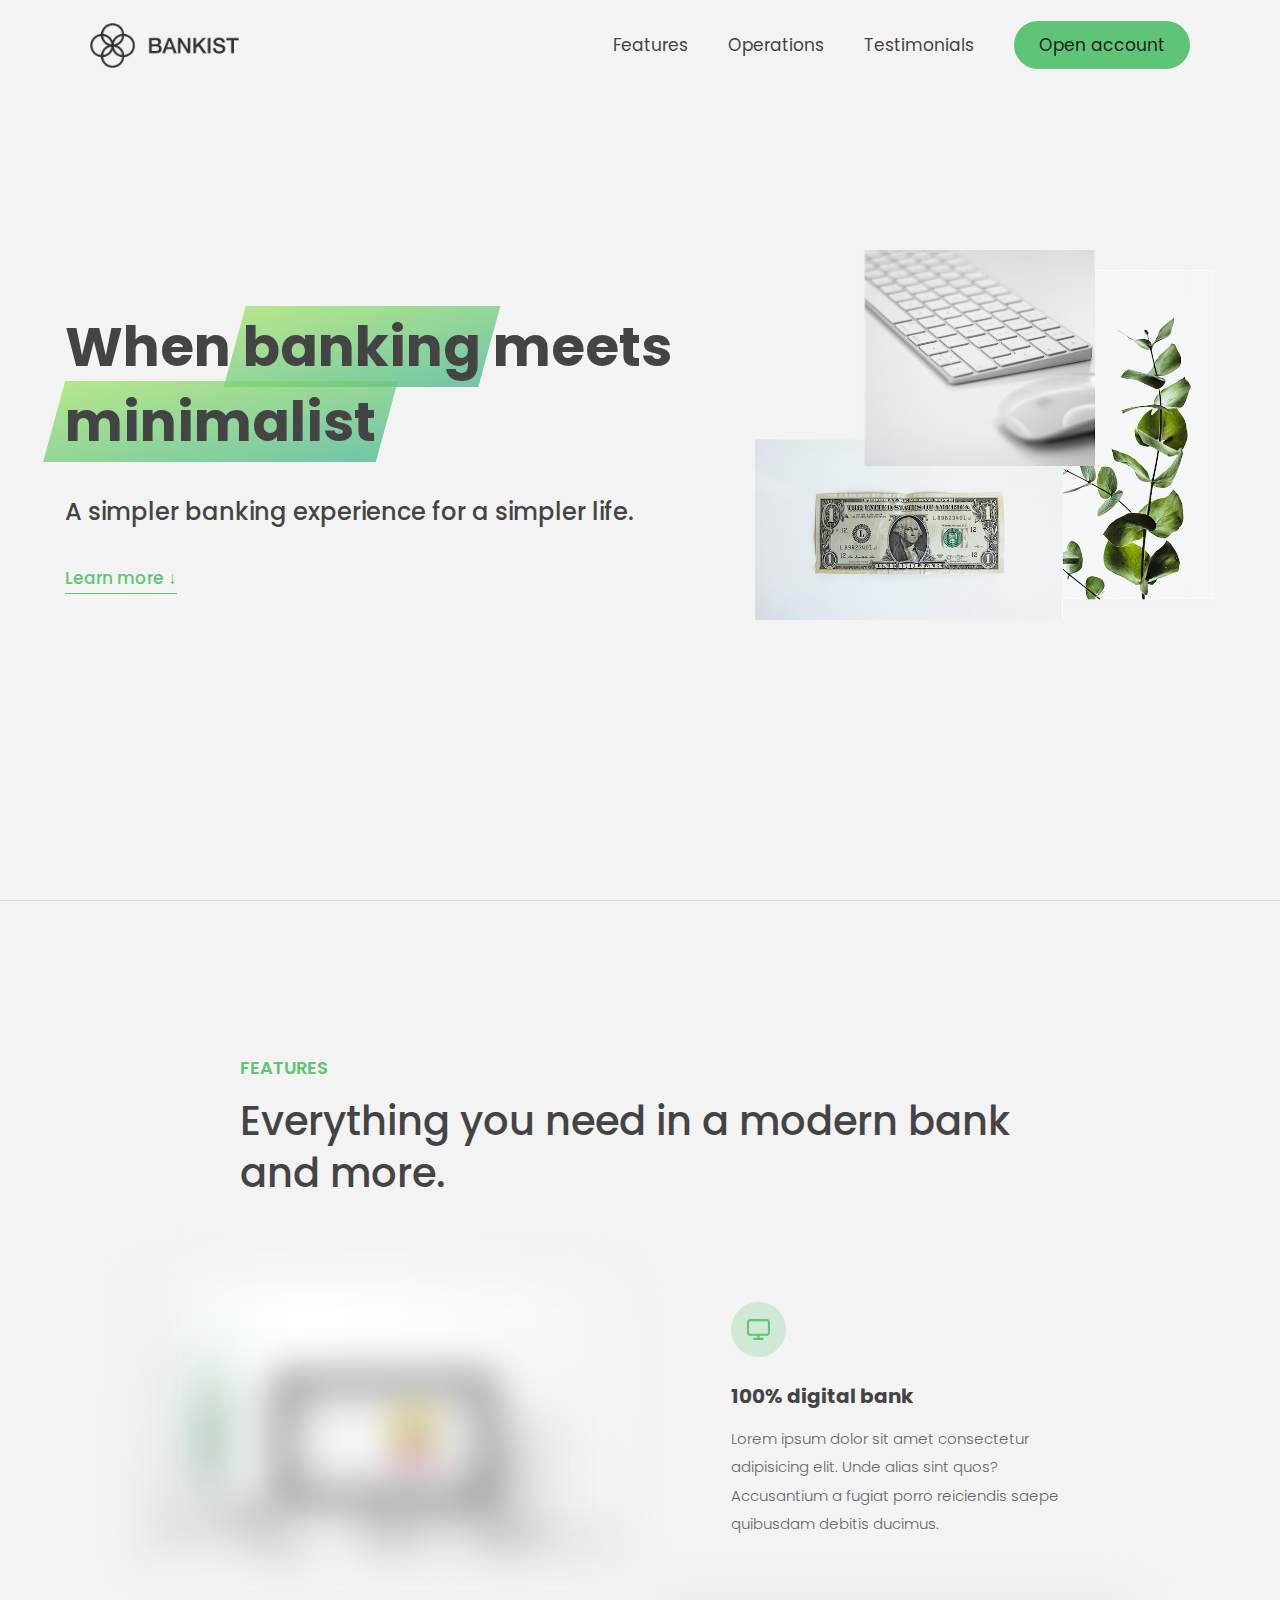
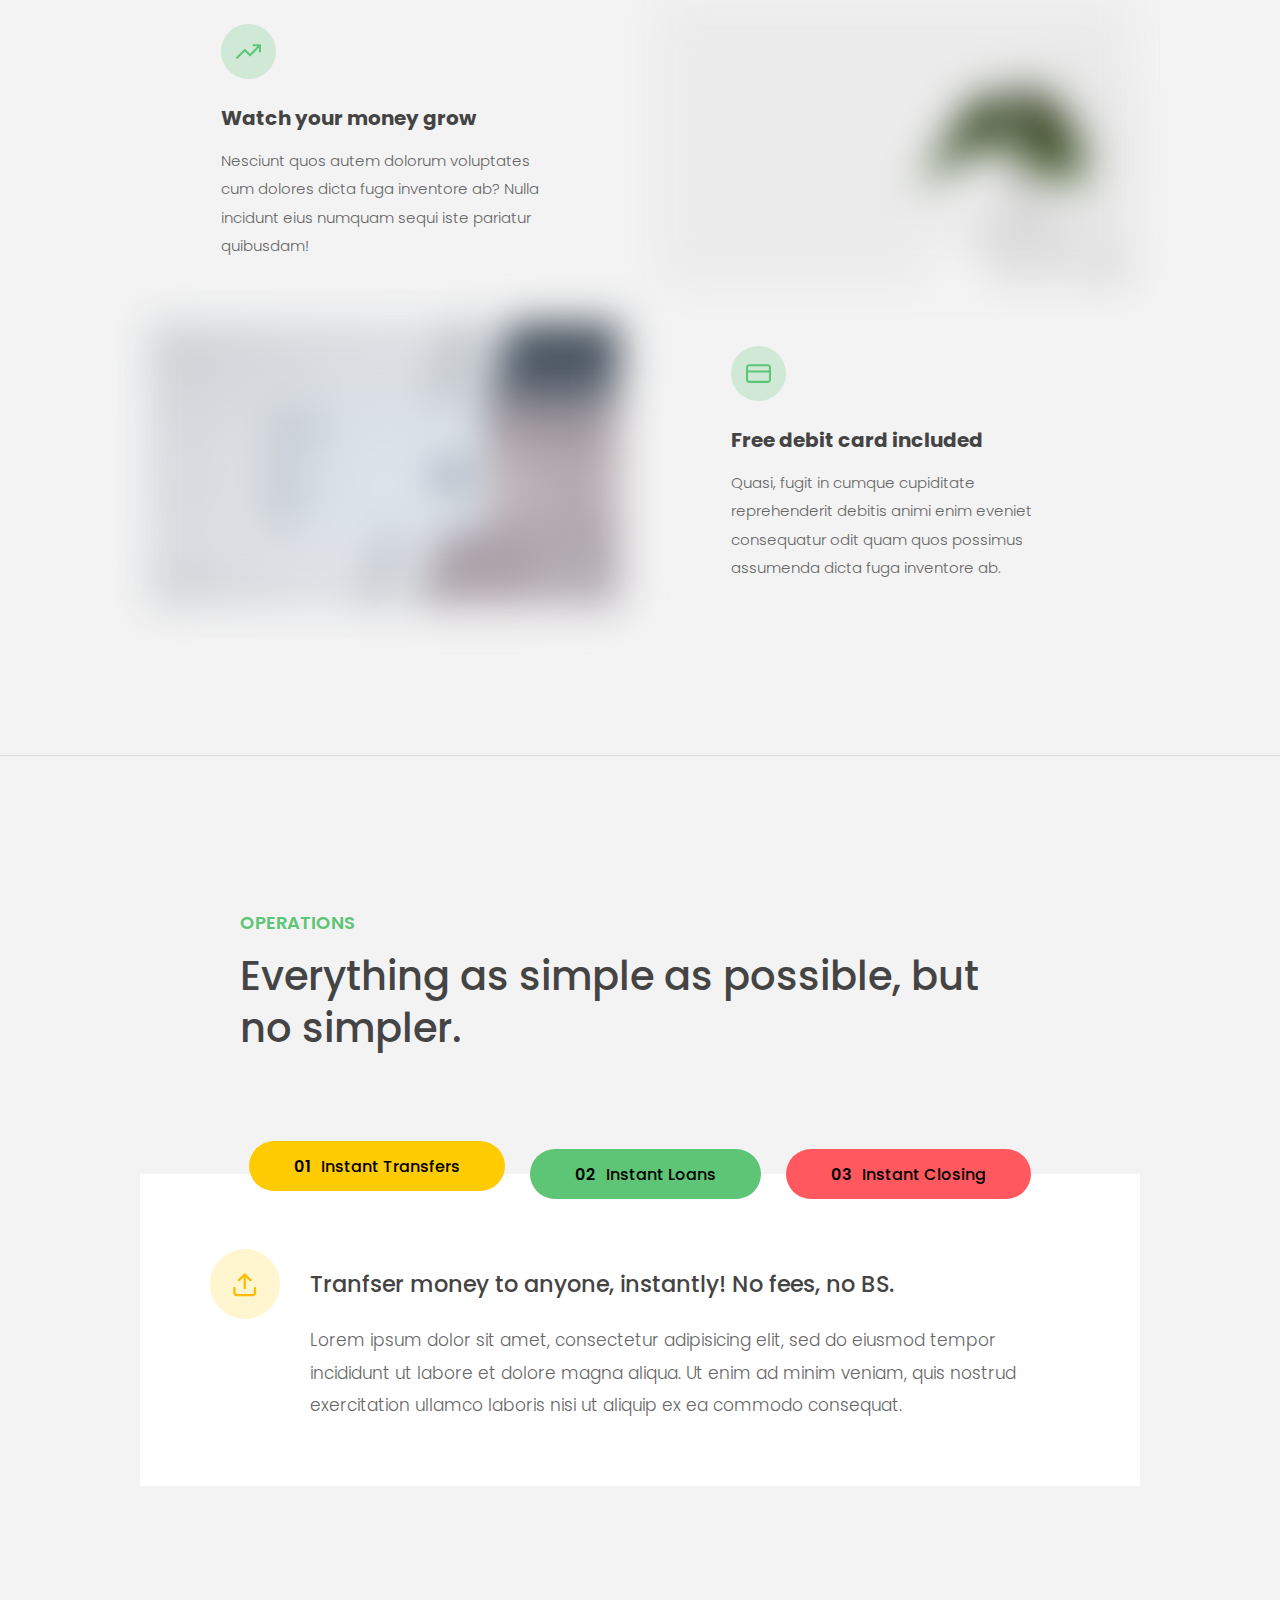
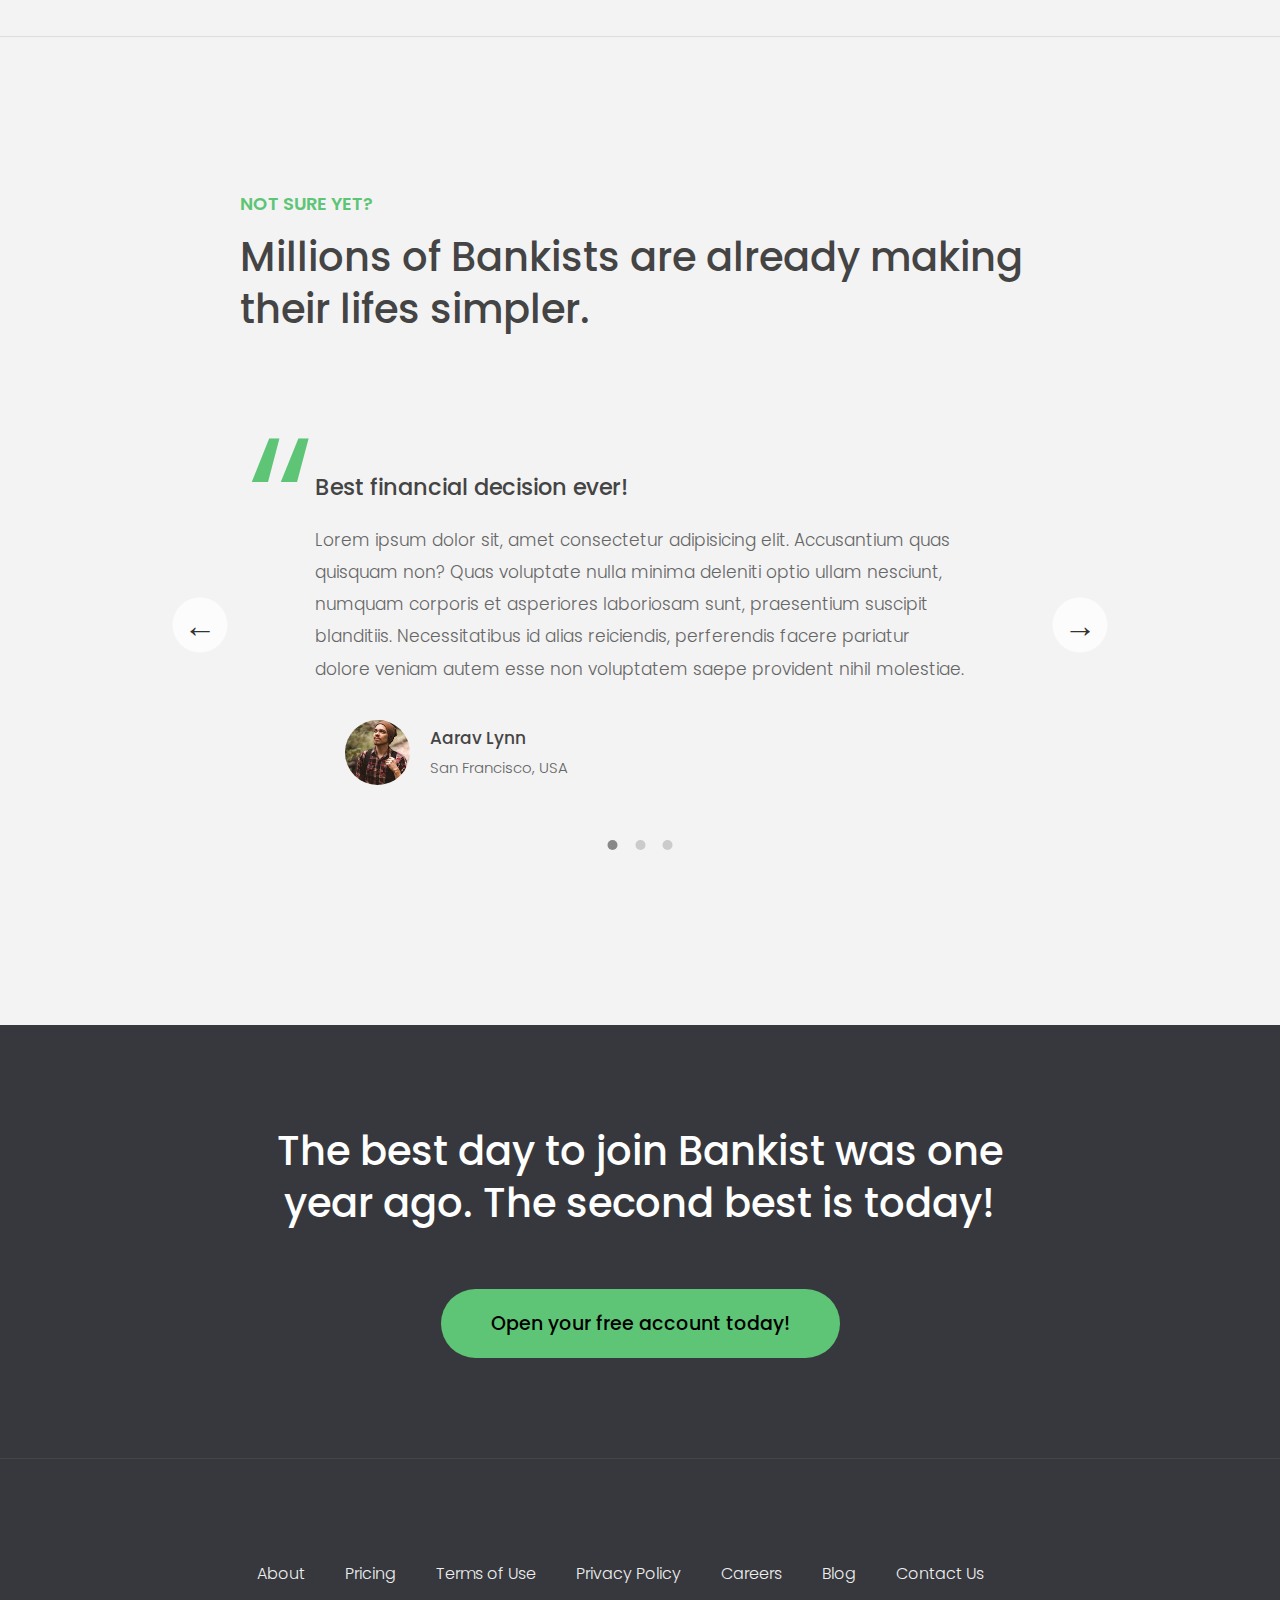
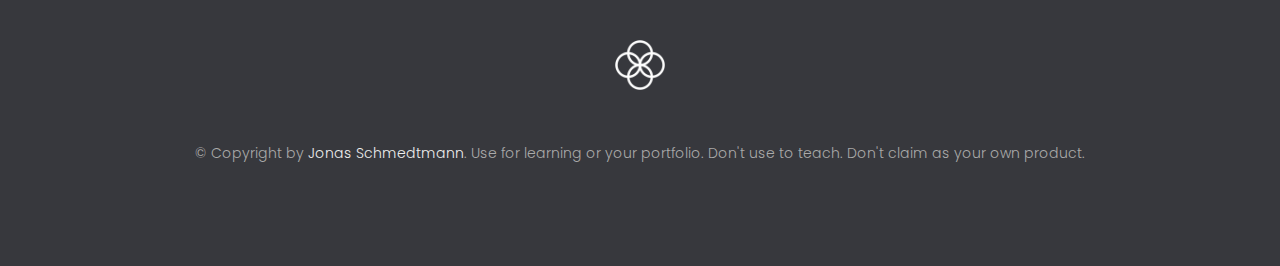
<file: index.html>
<!DOCTYPE html>
<html lang="en">
  <head>
    <meta charset="UTF-8" />
    <meta name="viewport" content="width=device-width, initial-scale=1.0" />
    <meta http-equiv="X-UA-Compatible" content="ie=edge" />
    <link rel="shortcut icon" type="image/png" href="img/icon.png" />

    <link
      href="https://fonts.googleapis.com/css?family=Poppins:300,400,500,600&display=swap"
      rel="stylesheet"
    />
    <link rel="stylesheet" href="style.css" />
    <title>Bankist | When Banking meets Minimalist</title>
    <!-- Атрибуты async и defer булевы атрибуты, которые контролируют как скрипт должен выполняться. Атрибуты defer и async не должны быть указаны, если атрибут src отсутствует.

Существует три возможных режима выполнения:

Если атрибут async представлен, то скрипт будет выполняться асинхронно по мере загрузки.
Если атрибут async отсутствует, но представлен атрибут defer, то скрипт будет выполняться когда страница полностью загружена.
Если ни один атрибут не представлен, то скрипт извлекается и выполняется незамедлительно, блокируя дальнейший парсинг страницы. -->
    <script defer src="script.js"></script>
  </head>
  <body>
    <header class="header">
      <nav class="nav">
        <img
          src="img/logo.png"
          alt="Bankist logo"
          class="nav__logo"
          id="logo"
          designer="Jonas"
          data-version-number="3.0"
        />
        <ul class="nav__links">
          <li class="nav__item">
            <a class="nav__link" href="#section--1">Features</a>
          </li>
          <li class="nav__item">
            <a class="nav__link" href="#section--2">Operations</a>
          </li>
          <li class="nav__item">
            <a class="nav__link" href="#section--3">Testimonials</a>
          </li>
          <li class="nav__item">
            <a class="nav__link nav__link--btn btn--show-modal" href="#"
              >Open account</a
            >
          </li>
        </ul>
      </nav>

      <div class="header__title">
        <!-- <h1 onclick="alert('HTML alert')"> -->
        <h1>
          When
          <!-- Green highlight effect -->
          <span class="highlight">banking</span>
          meets<br />
          <span class="highlight">minimalist</span>
        </h1>
        <h4>A simpler banking experience for a simpler life.</h4>
        <button class="btn--text btn--scroll-to">Learn more &DownArrow;</button>
        <img
          src="img/hero.png"
          class="header__img"
          alt="Minimalist bank items"
        />
      </div>
    </header>

    <section class="section" id="section--1">
      <div class="section__title">
        <h2 class="section__description">Features</h2>
        <h3 class="section__header">
          Everything you need in a modern bank and more.
        </h3>
      </div>

      <div class="features">
        <img
          src="img/digital-lazy.jpg"
          data-src="img/digital.jpg"
          alt="Computer"
          class="features__img lazy-img"
        />
        <div class="features__feature">
          <div class="features__icon">
            <svg>
              <use xlink:href="img/icons.svg#icon-monitor"></use>
            </svg>
          </div>
          <h5 class="features__header">100% digital bank</h5>
          <p>
            Lorem ipsum dolor sit amet consectetur adipisicing elit. Unde alias
            sint quos? Accusantium a fugiat porro reiciendis saepe quibusdam
            debitis ducimus.
          </p>
        </div>

        <div class="features__feature">
          <div class="features__icon">
            <svg>
              <use xlink:href="img/icons.svg#icon-trending-up"></use>
            </svg>
          </div>
          <h5 class="features__header">Watch your money grow</h5>
          <p>
            Nesciunt quos autem dolorum voluptates cum dolores dicta fuga
            inventore ab? Nulla incidunt eius numquam sequi iste pariatur
            quibusdam!
          </p>
        </div>
        <img
          src="img/grow-lazy.jpg"
          data-src="img/grow.jpg"
          alt="Plant"
          class="features__img lazy-img"
        />

        <img
          src="img/card-lazy.jpg"
          data-src="img/card.jpg"
          alt="Credit card"
          class="features__img lazy-img"
        />
        <div class="features__feature">
          <div class="features__icon">
            <svg>
              <use xlink:href="img/icons.svg#icon-credit-card"></use>
            </svg>
          </div>
          <h5 class="features__header">Free debit card included</h5>
          <p>
            Quasi, fugit in cumque cupiditate reprehenderit debitis animi enim
            eveniet consequatur odit quam quos possimus assumenda dicta fuga
            inventore ab.
          </p>
        </div>
      </div>
    </section>

    <section class="section" id="section--2">
      <div class="section__title">
        <h2 class="section__description">Operations</h2>
        <h3 class="section__header">
          Everything as simple as possible, but no simpler.
        </h3>
      </div>

      <div class="operations">
        <div class="operations__tab-container">
          <button
            class="btn operations__tab operations__tab--1 operations__tab--active"
            data-tab="1"
          >
            <span>01</span>Instant Transfers
          </button>
          <button class="btn operations__tab operations__tab--2" data-tab="2">
            <span>02</span>Instant Loans
          </button>
          <button class="btn operations__tab operations__tab--3" data-tab="3">
            <span>03</span>Instant Closing
          </button>
        </div>
        <div
          class="operations__content operations__content--1 operations__content--active"
        >
          <div class="operations__icon operations__icon--1">
            <svg>
              <use xlink:href="img/icons.svg#icon-upload"></use>
            </svg>
          </div>
          <h5 class="operations__header">
            Tranfser money to anyone, instantly! No fees, no BS.
          </h5>
          <p>
            Lorem ipsum dolor sit amet, consectetur adipisicing elit, sed do
            eiusmod tempor incididunt ut labore et dolore magna aliqua. Ut enim
            ad minim veniam, quis nostrud exercitation ullamco laboris nisi ut
            aliquip ex ea commodo consequat.
          </p>
        </div>

        <div class="operations__content operations__content--2">
          <div class="operations__icon operations__icon--2">
            <svg>
              <use xlink:href="img/icons.svg#icon-home"></use>
            </svg>
          </div>
          <h5 class="operations__header">
            Buy a home or make your dreams come true, with instant loans.
          </h5>
          <p>
            Duis aute irure dolor in reprehenderit in voluptate velit esse
            cillum dolore eu fugiat nulla pariatur. Excepteur sint occaecat
            cupidatat non proident, sunt in culpa qui officia deserunt mollit
            anim id est laborum.
          </p>
        </div>
        <div class="operations__content operations__content--3">
          <div class="operations__icon operations__icon--3">
            <svg>
              <use xlink:href="img/icons.svg#icon-user-x"></use>
            </svg>
          </div>
          <h5 class="operations__header">
            No longer need your account? No problem! Close it instantly.
          </h5>
          <p>
            Excepteur sint occaecat cupidatat non proident, sunt in culpa qui
            officia deserunt mollit anim id est laborum. Ut enim ad minim
            veniam, quis nostrud exercitation ullamco laboris nisi ut aliquip ex
            ea commodo consequat.
          </p>
        </div>
      </div>
    </section>

    <section class="section" id="section--3">
      <div class="section__title section__title--testimonials">
        <h2 class="section__description">Not sure yet?</h2>
        <h3 class="section__header">
          Millions of Bankists are already making their lifes simpler.
        </h3>
      </div>

      <div class="slider">
        <div class="slide">
          <div class="testimonial">
            <h5 class="testimonial__header">Best financial decision ever!</h5>
            <blockquote class="testimonial__text">
              Lorem ipsum dolor sit, amet consectetur adipisicing elit.
              Accusantium quas quisquam non? Quas voluptate nulla minima
              deleniti optio ullam nesciunt, numquam corporis et asperiores
              laboriosam sunt, praesentium suscipit blanditiis. Necessitatibus
              id alias reiciendis, perferendis facere pariatur dolore veniam
              autem esse non voluptatem saepe provident nihil molestiae.
            </blockquote>
            <address class="testimonial__author">
              <img src="img/user-1.jpg" alt="" class="testimonial__photo" />
              <h6 class="testimonial__name">Aarav Lynn</h6>
              <p class="testimonial__location">San Francisco, USA</p>
            </address>
          </div>
        </div>

        <div class="slide">
          <div class="testimonial">
            <h5 class="testimonial__header">
              The last step to becoming a complete minimalist
            </h5>
            <blockquote class="testimonial__text">
              Quisquam itaque deserunt ullam, quia ea repellendus provident,
              ducimus neque ipsam modi voluptatibus doloremque, corrupti
              laborum. Incidunt numquam perferendis veritatis neque repellendus.
              Lorem, ipsum dolor sit amet consectetur adipisicing elit. Illo
              deserunt exercitationem deleniti.
            </blockquote>
            <address class="testimonial__author">
              <img src="img/user-2.jpg" alt="" class="testimonial__photo" />
              <h6 class="testimonial__name">Miyah Miles</h6>
              <p class="testimonial__location">London, UK</p>
            </address>
          </div>
        </div>

        <div class="slide">
          <div class="testimonial">
            <h5 class="testimonial__header">
              Finally free from old-school banks
            </h5>
            <blockquote class="testimonial__text">
              Debitis, nihil sit minus suscipit magni aperiam vel tenetur
              incidunt commodi architecto numquam omnis nulla autem,
              necessitatibus blanditiis modi similique quidem. Odio aliquam
              culpa dicta beatae quod maiores ipsa minus consequatur error sunt,
              deleniti saepe aliquid quos inventore sequi. Necessitatibus id
              alias reiciendis, perferendis facere.
            </blockquote>
            <address class="testimonial__author">
              <img src="img/user-3.jpg" alt="" class="testimonial__photo" />
              <h6 class="testimonial__name">Francisco Gomes</h6>
              <p class="testimonial__location">Lisbon, Portugal</p>
            </address>
          </div>
        </div>

        <!-- ПРИМЕР 👇 -->
        <!-- <div class="slide"><img src="img/img-1.jpg" alt="Photo1" /></div>
        <div class="slide"><img src="img/img-2.jpg" alt="Photo2" /></div>
        <div class="slide"><img src="img/img-3.jpg" alt="Photo3" /></div>
        <div class="slide"><img src="img/img-4.jpg" alt="Photo4" /></div> -->
        <!-- 👆 -->

        <button class="slider__btn slider__btn--left">&larr;</button>
        <button class="slider__btn slider__btn--right">&rarr;</button>
        <div class="dots"></div>
      </div>
    </section>

    <section class="section section--sign-up">
      <div class="section__title">
        <h3 class="section__header">
          The best day to join Bankist was one year ago. The second best is
          today!
        </h3>
      </div>
      <button class="btn btn--show-modal">Open your free account today!</button>
    </section>

    <footer class="footer">
      <ul class="footer__nav">
        <li class="footer__item">
          <a class="footer__link" href="#">About</a>
        </li>
        <li class="footer__item">
          <a class="footer__link" href="#">Pricing</a>
        </li>
        <li class="footer__item">
          <a class="footer__link" href="#">Terms of Use</a>
        </li>
        <li class="footer__item">
          <a class="footer__link" href="#">Privacy Policy</a>
        </li>
        <li class="footer__item">
          <a class="footer__link" href="#">Careers</a>
        </li>
        <li class="footer__item">
          <a class="footer__link" href="#">Blog</a>
        </li>
        <li class="footer__item">
          <a class="footer__link" href="#">Contact Us</a>
        </li>
      </ul>
      <img src="img/icon.png" alt="Logo" class="footer__logo" />
      <p class="footer__copyright">
        &copy; Copyright by
        <a
          class="footer__link twitter-link"
          target="_blank"
          href="https://twitter.com/jonasschmedtman"
          >Jonas Schmedtmann</a
        >. Use for learning or your portfolio. Don't use to teach. Don't claim
        as your own product.
      </p>
    </footer>

    <div class="modal hidden">
      <button class="btn--close-modal">&times;</button>
      <h2 class="modal__header">
        Open your bank account <br />
        in just <span class="highlight">5 minutes</span>
      </h2>
      <form class="modal__form">
        <label>First Name</label>
        <input type="text" />
        <label>Last Name</label>
        <input type="text" />
        <label>Email Address</label>
        <input type="email" />
        <button class="btn">Next step &rarr;</button>
      </form>
    </div>
    <div class="overlay hidden"></div>

    <!-- <script src="script.js"></script> -->
  </body>
</html>
</file>
<file: style.css>
/* The page is NOT responsive. You can implement responsiveness yourself if you wanna have some fun 😃 */

:root {
  --color-primary: #5ec576;
  --color-secondary: #ffcb03;
  --color-tertiary: #ff585f;
  --color-primary-darker: #4bbb7d;
  --color-secondary-darker: #ffbb00;
  --color-tertiary-darker: #fd424b;
  --color-primary-opacity: #5ec5763a;
  --color-secondary-opacity: #ffcd0331;
  --color-tertiary-opacity: #ff58602d;
  --gradient-primary: linear-gradient(to top left, #39b385, #9be15d);
  --gradient-secondary: linear-gradient(to top left, #ffb003, #ffcb03);
}

* {
  margin: 0;
  padding: 0;
  box-sizing: inherit;
}

html {
  font-size: 62.5%;
  box-sizing: border-box;
}

body {
  font-family: 'Poppins', sans-serif;
  font-weight: 300;
  color: #444;
  line-height: 1.9;
  background-color: #f3f3f3;
}

/* GENERAL ELEMENTS */
.section {
  padding: 15rem 3rem;
  border-top: 1px solid #ddd;

  transition: transform 1s, opacity 1s;
}

.section--hidden {
  opacity: 0;
  transform: translateY(8rem);
}

.section__title {
  max-width: 80rem;
  margin: 0 auto 8rem auto;
}

.section__description {
  font-size: 1.8rem;
  font-weight: 600;
  text-transform: uppercase;
  color: var(--color-primary);
  margin-bottom: 1rem;
}

.section__header {
  font-size: 4rem;
  line-height: 1.3;
  font-weight: 500;
}

.btn {
  display: inline-block;
  background-color: var(--color-primary);
  font-size: 1.6rem;
  font-family: inherit;
  font-weight: 500;
  border: none;
  padding: 1.25rem 4.5rem;
  border-radius: 10rem;
  cursor: pointer;
  transition: all 0.3s;
}

.btn:hover {
  background-color: var(--color-primary-darker);
}

.btn--text {
  display: inline-block;
  background: none;
  font-size: 1.7rem;
  font-family: inherit;
  font-weight: 500;
  color: var(--color-primary);
  border: none;
  border-bottom: 1px solid currentColor;
  padding-bottom: 2px;
  cursor: pointer;
  transition: all 0.3s;
}

p {
  color: #666;
}

/* This is BAD for accessibility! Don't do in the real world! */
button:focus {
  outline: none;
}

img {
  transition: filter 0.5s;
}

.lazy-img {
  filter: blur(20px);
}

/* NAVIGATION */
.nav {
  display: flex;
  justify-content: space-between;
  align-items: center;
  height: 9rem;
  width: 100%;
  padding: 0 6rem;
  z-index: 100;
}

/* nav and stickly class at the same time */
.nav.sticky {
  position: fixed;
  background-color: rgba(255, 255, 255, 0.95);
}

.nav__logo {
  height: 4.5rem;
  transition: all 0.3s;
}

.nav__links {
  display: flex;
  align-items: center;
  list-style: none;
}

.nav__item {
  margin-left: 4rem;
}

.nav__link:link,
.nav__link:visited {
  font-size: 1.7rem;
  font-weight: 400;
  color: inherit;
  text-decoration: none;
  display: block;
  transition: all 0.3s;
}

.nav__link--btn:link,
.nav__link--btn:visited {
  padding: 0.8rem 2.5rem;
  border-radius: 3rem;
  background-color: var(--color-primary);
  color: #222;
}

.nav__link--btn:hover,
.nav__link--btn:active {
  color: inherit;
  background-color: var(--color-primary-darker);
  color: #333;
}

/* HEADER */
.header {
  padding: 0 3rem;
  height: 100vh;
  display: flex;
  flex-direction: column;
  align-items: center;
}

.header__title {
  flex: 1;

  max-width: 115rem;
  display: grid;
  grid-template-columns: 3fr 2fr;
  row-gap: 3rem;
  align-content: center;
  justify-content: center;

  align-items: start;
  justify-items: start;
}

h1 {
  font-size: 5.5rem;
  line-height: 1.35;
}

h4 {
  font-size: 2.4rem;
  font-weight: 500;
}

.header__img {
  width: 100%;
  grid-column: 2 / 3;
  grid-row: 1 / span 4;
  transform: translateY(-6rem);
}

.highlight {
  position: relative;
}

.highlight::after {
  display: block;
  content: '';
  position: absolute;
  bottom: 0;
  left: 0;
  height: 100%;
  width: 100%;
  z-index: -1;
  opacity: 0.7;
  transform: scale(1.07, 1.05) skewX(-15deg);
  background-image: var(--gradient-primary);
}

/* FEATURES */
.features {
  display: grid;
  grid-template-columns: 1fr 1fr;
  gap: 4rem;
  margin: 0 12rem;
}

.features__img {
  width: 100%;
}

.features__feature {
  align-self: center;
  justify-self: center;
  width: 70%;
  font-size: 1.5rem;
}

.features__icon {
  display: flex;
  align-items: center;
  justify-content: center;
  background-color: var(--color-primary-opacity);
  height: 5.5rem;
  width: 5.5rem;
  border-radius: 50%;
  margin-bottom: 2rem;
}

.features__icon svg {
  height: 2.5rem;
  width: 2.5rem;
  fill: var(--color-primary);
}

.features__header {
  font-size: 2rem;
  margin-bottom: 1rem;
}

/* OPERATIONS */
.operations {
  max-width: 100rem;
  margin: 12rem auto 0 auto;

  background-color: #fff;
}

.operations__tab-container {
  display: flex;
  justify-content: center;
}

.operations__tab {
  margin-right: 2.5rem;
  transform: translateY(-50%);
}

.operations__tab span {
  margin-right: 1rem;
  font-weight: 600;
  display: inline-block;
}

.operations__tab--1 {
  background-color: var(--color-secondary);
}

.operations__tab--1:hover {
  background-color: var(--color-secondary-darker);
}

.operations__tab--3 {
  background-color: var(--color-tertiary);
  margin: 0;
}

.operations__tab--3:hover {
  background-color: var(--color-tertiary-darker);
}

.operations__tab--active {
  transform: translateY(-66%);
}

.operations__content {
  display: none;

  /* JUST PRESENTATIONAL */
  font-size: 1.7rem;
  padding: 2.5rem 7rem 6.5rem 7rem;
}

.operations__content--active {
  display: grid;
  grid-template-columns: 7rem 1fr;
  column-gap: 3rem;
  row-gap: 0.5rem;
}

.operations__header {
  font-size: 2.25rem;
  font-weight: 500;
  align-self: center;
}

.operations__icon {
  display: flex;
  align-items: center;
  justify-content: center;
  height: 7rem;
  width: 7rem;
  border-radius: 50%;
}

.operations__icon svg {
  height: 2.75rem;
  width: 2.75rem;
}

.operations__content p {
  grid-column: 2;
}

.operations__icon--1 {
  background-color: var(--color-secondary-opacity);
}
.operations__icon--2 {
  background-color: var(--color-primary-opacity);
}
.operations__icon--3 {
  background-color: var(--color-tertiary-opacity);
}
.operations__icon--1 svg {
  fill: var(--color-secondary-darker);
}
.operations__icon--2 svg {
  fill: var(--color-primary);
}
.operations__icon--3 svg {
  fill: var(--color-tertiary);
}

/* SLIDER */
.slider {
  max-width: 100rem;
  height: 50rem;
  margin: 0 auto;
  position: relative;

  /* IN THE END */
  overflow: hidden;
}

.slide {
  position: absolute;
  top: 0;
  width: 100%;
  height: 50rem;

  display: flex;
  align-items: center;
  justify-content: center;

  /* THIS creates the animation! */
  transition: transform 1s;
}

.slide > img {
  /* Only for images that have different size than slide */
  width: 100%;
  height: 100%;
  object-fit: cover;
}

.slider__btn {
  position: absolute;
  top: 50%;
  z-index: 10;

  border: none;
  background: rgba(255, 255, 255, 0.7);
  font-family: inherit;
  color: #333;
  border-radius: 50%;
  height: 5.5rem;
  width: 5.5rem;
  font-size: 3.25rem;
  cursor: pointer;
}

.slider__btn--left {
  left: 6%;
  transform: translate(-50%, -50%);
}

.slider__btn--right {
  right: 6%;
  transform: translate(50%, -50%);
}

.dots {
  position: absolute;
  bottom: 5%;
  left: 50%;
  transform: translateX(-50%);
  display: flex;
}

.dots__dot {
  border: none;
  background-color: #b9b9b9;
  opacity: 0.7;
  height: 1rem;
  width: 1rem;
  border-radius: 50%;
  margin-right: 1.75rem;
  cursor: pointer;
  transition: all 0.5s;

  /* Only necessary when overlying images */
  /* box-shadow: 0 0.6rem 1.5rem rgba(0, 0, 0, 0.7); */
}

.dots__dot:last-child {
  margin: 0;
}

.dots__dot--active {
  /* background-color: #fff; */
  background-color: #888;
  opacity: 1;
}

/* TESTIMONIALS */
.testimonial {
  width: 65%;
  position: relative;
}

.testimonial::before {
  content: '\201C';
  position: absolute;
  top: -5.7rem;
  left: -6.8rem;
  line-height: 1;
  font-size: 20rem;
  font-family: inherit;
  color: var(--color-primary);
  z-index: -1;
}

.testimonial__header {
  font-size: 2.25rem;
  font-weight: 500;
  margin-bottom: 1.5rem;
}

.testimonial__text {
  font-size: 1.7rem;
  margin-bottom: 3.5rem;
  color: #666;
}

.testimonial__author {
  margin-left: 3rem;
  font-style: normal;

  display: grid;
  grid-template-columns: 6.5rem 1fr;
  column-gap: 2rem;
}

.testimonial__photo {
  grid-row: 1 / span 2;
  width: 6.5rem;
  border-radius: 50%;
}

.testimonial__name {
  font-size: 1.7rem;
  font-weight: 500;
  align-self: end;
  margin: 0;
}

.testimonial__location {
  font-size: 1.5rem;
}

.section__title--testimonials {
  margin-bottom: 4rem;
}

/* SIGNUP */
.section--sign-up {
  background-color: #37383d;
  border-top: none;
  border-bottom: 1px solid #444;
  text-align: center;
  padding: 10rem 3rem;
}

.section--sign-up .section__header {
  color: #fff;
  text-align: center;
}

.section--sign-up .section__title {
  margin-bottom: 6rem;
}

.section--sign-up .btn {
  font-size: 1.9rem;
  padding: 2rem 5rem;
}

/* FOOTER */
.footer {
  padding: 10rem 3rem;
  background-color: #37383d;
}

.footer__nav {
  list-style: none;
  display: flex;
  justify-content: center;
  margin-bottom: 5rem;
}

.footer__item {
  margin-right: 4rem;
}

.footer__link {
  font-size: 1.6rem;
  color: #eee;
  text-decoration: none;
}

.footer__logo {
  height: 5rem;
  display: block;
  margin: 0 auto;
  margin-bottom: 5rem;
}

.footer__copyright {
  font-size: 1.4rem;
  color: #aaa;
  text-align: center;
}

.footer__copyright .footer__link {
  font-size: 1.4rem;
}

/* MODAL WINDOW */
.modal {
  position: fixed;
  top: 50%;
  left: 50%;
  transform: translate(-50%, -50%);
  max-width: 60rem;
  background-color: #f3f3f3;
  padding: 5rem 6rem;
  box-shadow: 0 4rem 6rem rgba(0, 0, 0, 0.3);
  z-index: 1000;
  transition: all 0.5s;
}

.overlay {
  position: fixed;
  top: 0;
  left: 0;
  width: 100%;
  height: 100%;
  background-color: rgba(0, 0, 0, 0.5);
  backdrop-filter: blur(4px);
  z-index: 100;
  transition: all 0.5s;
}

.modal__header {
  font-size: 3.25rem;
  margin-bottom: 4.5rem;
  line-height: 1.5;
}

.modal__form {
  margin: 0 3rem;
  display: grid;
  grid-template-columns: 1fr 2fr;
  align-items: center;
  gap: 2.5rem;
}

.modal__form label {
  font-size: 1.7rem;
  font-weight: 500;
}

.modal__form input {
  font-size: 1.7rem;
  padding: 1rem 1.5rem;
  border: 1px solid #ddd;
  border-radius: 0.5rem;
}

.modal__form button {
  grid-column: 1 / span 2;
  justify-self: center;
  margin-top: 1rem;
}

.btn--close-modal {
  font-family: inherit;
  color: inherit;
  position: absolute;
  top: 0.5rem;
  right: 2rem;
  font-size: 4rem;
  cursor: pointer;
  border: none;
  background: none;
}

.hidden {
  visibility: hidden;
  opacity: 0;
}

/* COOKIE MESSAGE */
.cookie-message {
  display: flex;
  align-items: center;
  justify-content: space-evenly;
  width: 100%;
  background-color: white;
  color: #bbb;
  font-size: 1.5rem;
  font-weight: 400;
}
</file>
